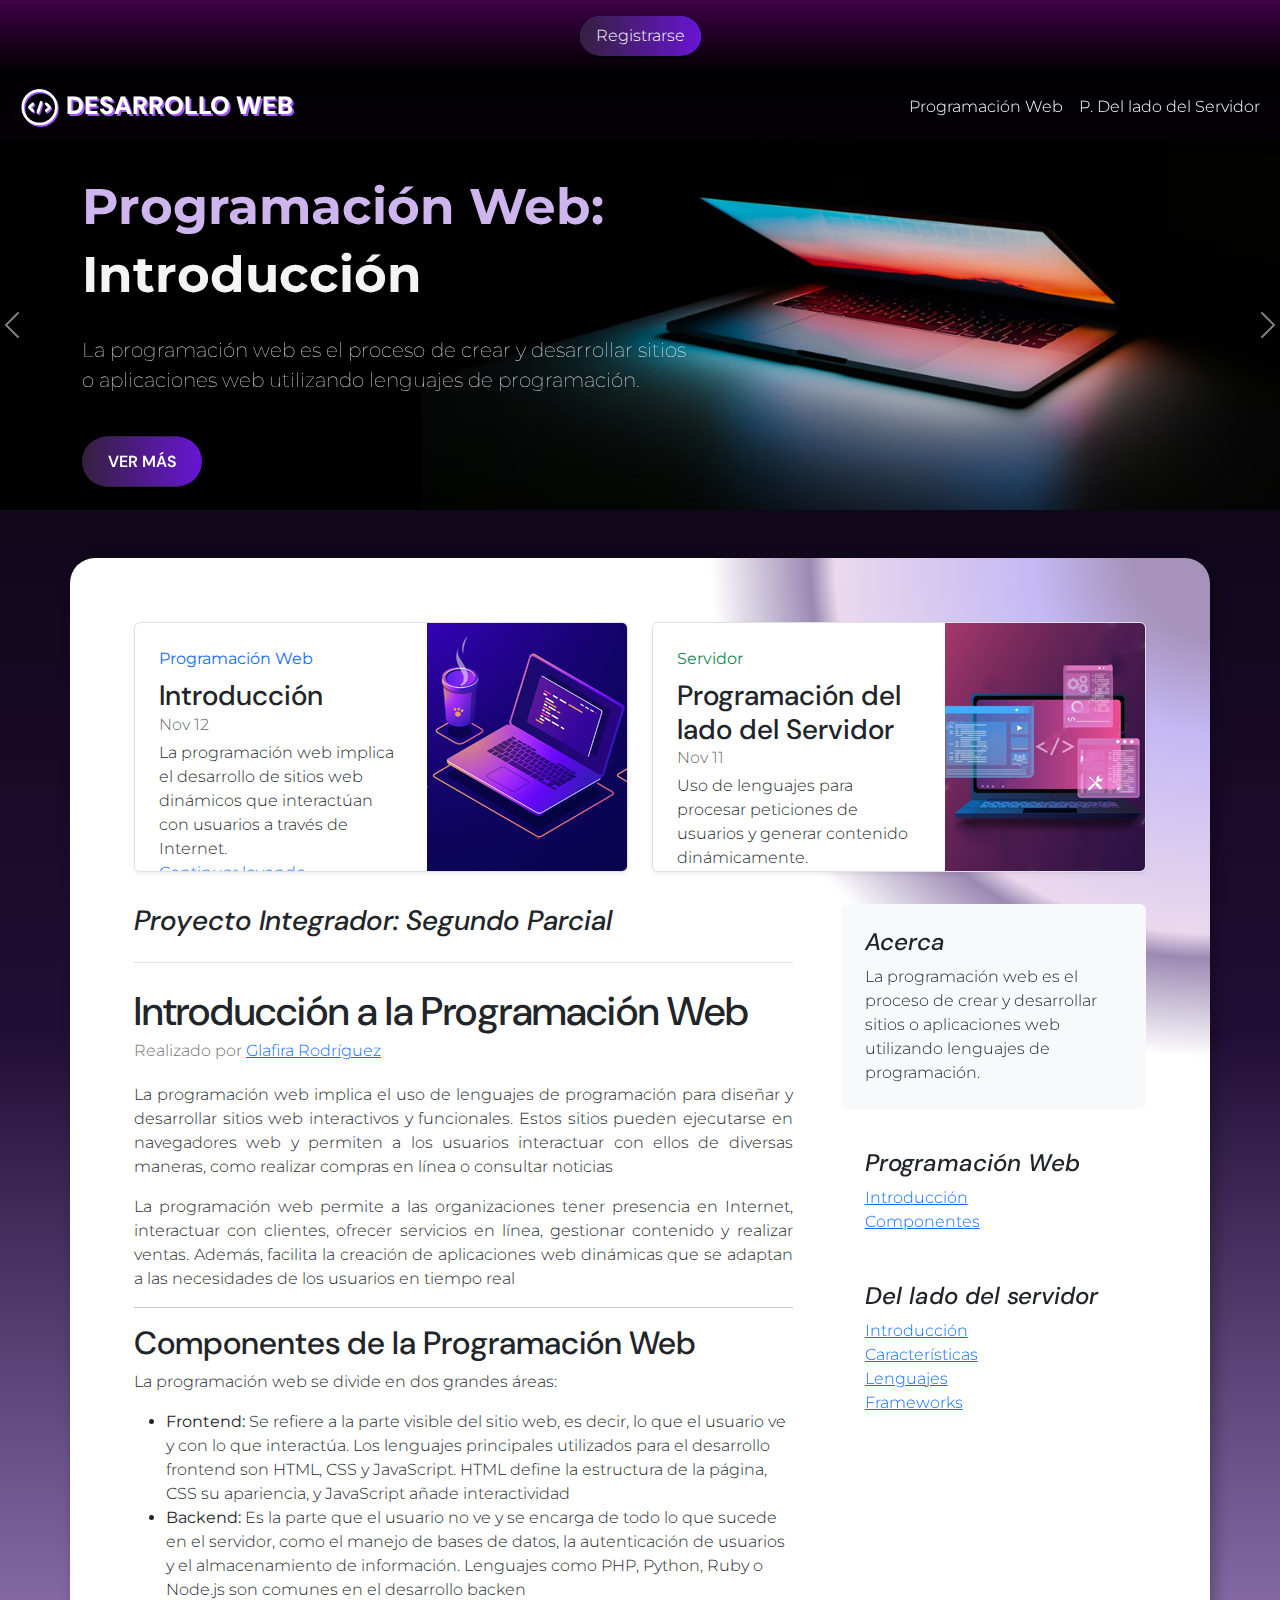
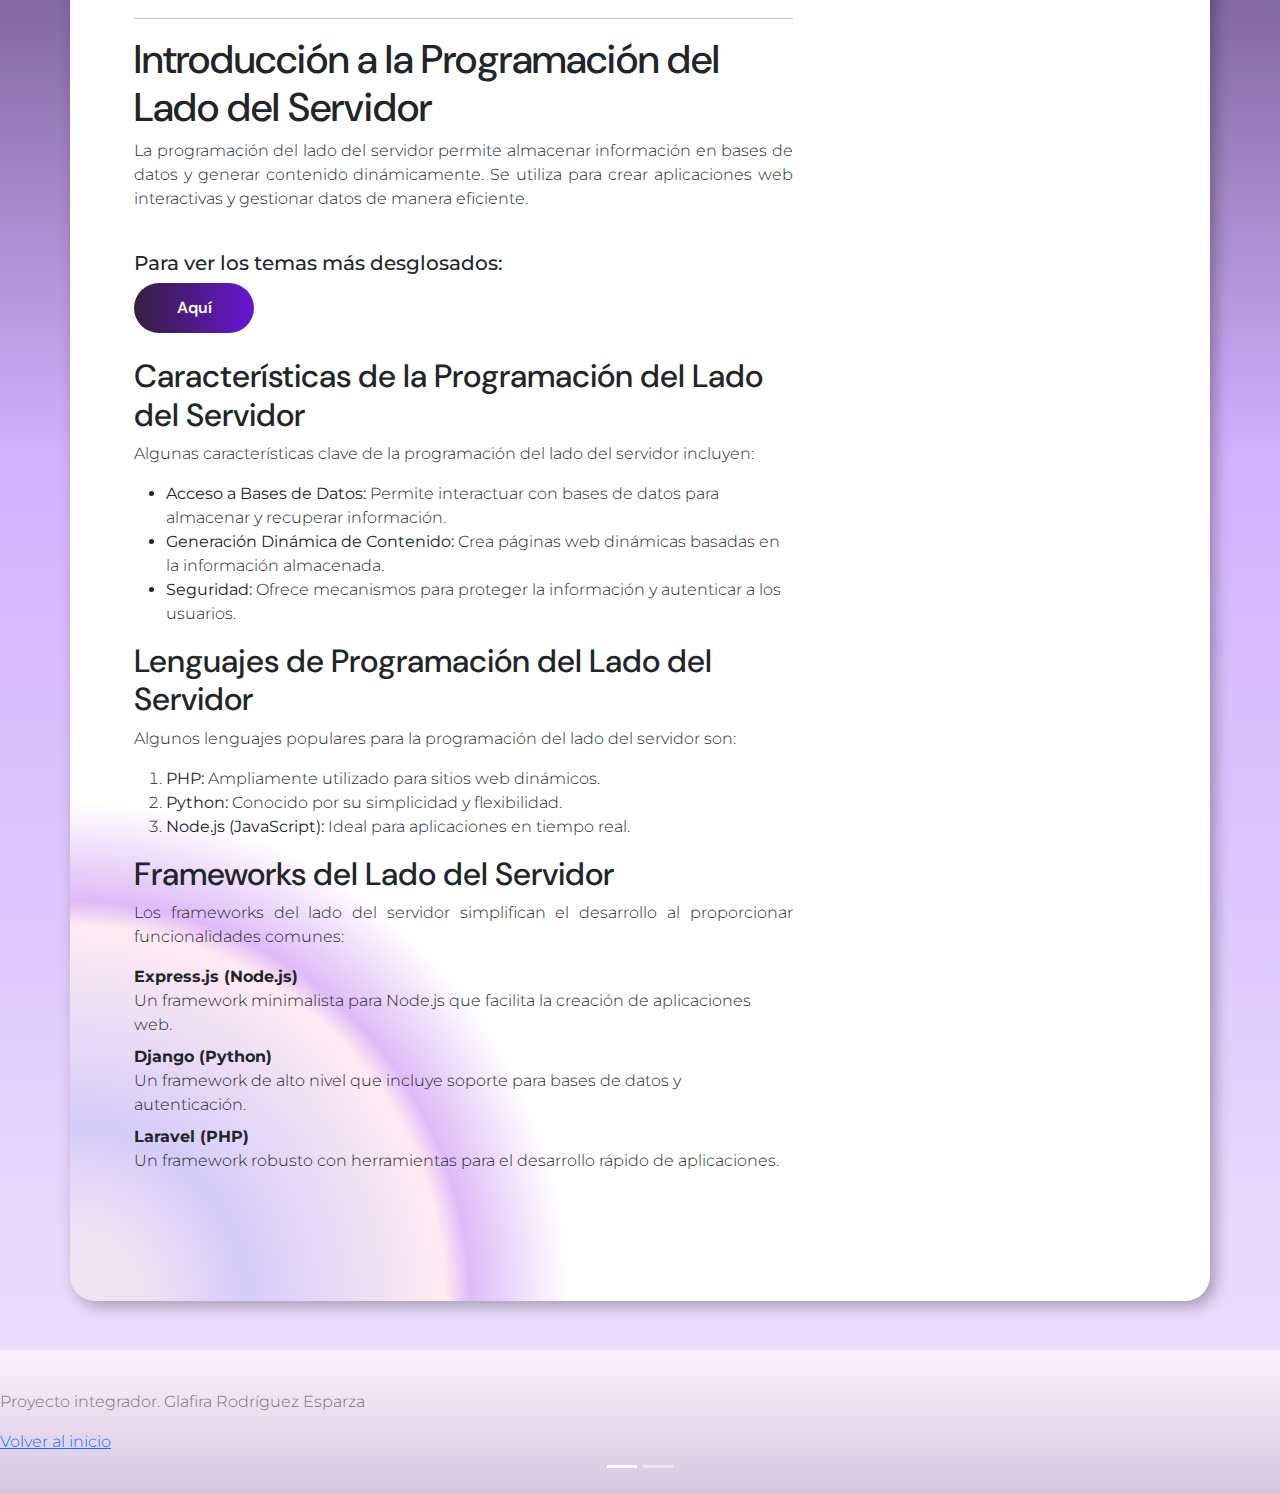
<file: index.html>
<!DOCTYPE html>
<html lang="en">
<head>
    <meta charset="UTF-8">
    <meta name="viewport" content="width=device-width, initial-scale=1.0">
    <title>Proyecto</title>
    <link href="https://cdn.jsdelivr.net/npm/bootstrap@5.3.3/dist/css/bootstrap.min.css" rel="stylesheet">
    <script src="https://cdn.jsdelivr.net/npm/bootstrap@5.3.3/dist/js/bootstrap.bundle.min.js"></script>
    <link rel="preconnect" href="https://fonts.googleapis.com">
<link rel="preconnect" href="https://fonts.gstatic.com" crossorigin>
<link href="https://fonts.googleapis.com/css2?family=DM+Sans:ital,opsz,wght@0,9..40,100..1000;1,9..40,100..1000&family=Montserrat:ital,wght@0,100..900;1,100..900&display=swap" rel="stylesheet">
    <link rel="stylesheet" href="css/index.css">
</head>
<body>
  
  <div class="container-top">
    <header class="d-flex justify-content-center py-3">
      <ul class="nav nav-pills">
        <li class="nav-item"><a href="registrarse.html" class="nav-link active" aria-current="page">Registrarse</a></li>
      </ul>
    </header>
  </div>


  
  <nav class="navbar sticky-top navbar-expand-sm navbar-white">
    <div class="container-fluid">
      <a class="navbar-brand ms-2" href="#">
        <img src="img/icono.png" alt="Logo" width="40" height="40" class="d-inline-block align-center">
        <span class="web-color">DESARROLLO WEB</span>
      </a>
      <button class="navbar-toggler" type="button" data-bs-toggle="collapse" data-bs-target="#mynavbar">
        <span class="navbar-toggler-icon"></span>
      </button>
      <div class="collapse navbar-collapse" id="mynavbar">
        <ul class="navbar-nav ms-auto">
          <li class="nav-item">
            <a class="nav-link" href="#introduccion">Programación Web</a>
          </li>
          <li class="nav-item">
            <a class="nav-link" href="servidor.html">P. Del lado del Servidor</a>
          </li>
            </ul>
          </li>
        </ul>
      </div>
    </div>
  </nav>

  
  <div id="carouselExampleCaptions" class="carousel slide">
    <div class="carousel-indicators">
      <button type="button" data-bs-target="#carouselExampleCaptions" data-bs-slide-to="0" class="active" aria-current="true" aria-label="Slide 1"></button>
      <button type="button" data-bs-target="#carouselExampleCaptions" data-bs-slide-to="1" aria-label="Slide 2"></button>
    </div>
    <div class="carousel-inner">
      <div class="carousel-item active">
        <img src="img/01C.png" class="d-block w-100" alt="...">
        <div class="carousel-caption d-none d-md-block">
          <h5 class="programacion">Programación Web:</h5><h5 class="intro">Introducción</h5>
          <p class="text-justify">La programación web es el proceso de crear y desarrollar sitios o 
            aplicaciones web utilizando lenguajes de programación.  
          </p>
            <div class="contenedor-btn"> 
              <a href="#programacion-web">
                <button class="boton">VER MÁS</button>
              </a>
              
            </div>    
        </div>
      </div>
      <div class="carousel-item">
        <img src="img/02C.png" class="d-block w-100" alt="...">
        <div class="carousel-caption d-none d-md-block">
          <h5>Programación</h5><h5 class="programacion">del Lado del Servidor</h5>
          <p class="text-justify">Es el desarrollo de aplicaciones web que ejecutan lógica en el servidor 
            antes de enviar la respuesta al cliente.
          </p>
          <div class="contenedor-btn"> 
            <a href="servidor.html">
              <button class="boton">VER MÁS</button>
            </a>
        </div>
      </div>
    </div>
    <button class="carousel-control-prev" type="button" data-bs-target="#carouselExampleCaptions" data-bs-slide="prev">
      <span class="carousel-control-prev-icon" aria-hidden="true"></span>
      <span class="visually-hidden">Previous</span>
    </button>
    <button class="carousel-control-next" type="button" data-bs-target="#carouselExampleCaptions" data-bs-slide="next">
      <span class="carousel-control-next-icon" aria-hidden="true"></span>
      <span class="visually-hidden">Next</span>
    </button>
  </div>
  

  <main class="container my-5">
    <div class="row mb-2">
      <div class="col-md-6">
        <div class="container-p row g-0 border rounded overflow-hidden flex-md-row mb-4 shadow-sm h-md-250 position-relative">
          <div class="col p-4 d-flex flex-column position-static">
            <strong class="d-inline-block mb-2 text-primary">Programación Web</strong>
            <h3 class="mb-0">Introducción</h3>
            <div class="mb-1 text-muted">Nov 12</div>
            <p class="card-text mb-auto">La programación web implica el desarrollo de sitios web 
              dinámicos que interactúan con usuarios a través de Internet.</p>
            <a href="#introduccion" class="stretched-link">Continuar leyendo</a>
          </div>
            <div class="col-auto d-none d-lg-block">
              <img src="img/desarrollo.png" alt="Descripción de la imagen" width="200" height="250">
            </div>
        </div>
      </div>
      <div class="col-md-6">
        <div class="container-p row g-0 border rounded overflow-hidden flex-md-row mb-4 shadow-sm h-md-250 position-relative">
          <div class="col p-4 d-flex flex-column position-static">
            <strong class="d-inline-block mb-2 text-success">Servidor</strong>
            <h3 class="mb-0">Programación del lado del Servidor</h3>
            <div class="mb-1 text-muted">Nov 11</div>
            <p class="mb-auto">Uso de lenguajes para procesar peticiones de usuarios 
              y generar contenido dinámicamente. </p>
            <a href="servidor.html" class="stretched-link">Continuar leyendo</a>
          </div>
          <div class="col-auto d-none d-lg-block">
              <img src="img/servidor.png" alt="Descripción de la imagen" width="200" height="250">
          </svg>

          </div>
        </div>
      </div>
    </div>

    <div class="row g-5">
      <div class="col-md-8">
        <section id="programacion-web"></section>
          <h3 class="pb-4 mb-4 fst-italic border-bottom">
            Proyecto Integrador: Segundo Parcial
          </h3> 
          <article class="blog-post">
            <h2 id="introduccion" class="blog-post-title">Introducción a la Programación Web</h2>
            <p class="blog-post-meta">Realizado por <a href="#">Glafira Rodríguez</a></p>

          <p class="text-justify">La programación web implica el uso de lenguajes de programación para diseñar y 
            desarrollar sitios web interactivos y funcionales. Estos sitios pueden ejecutarse en 
            navegadores web y permiten a los usuarios interactuar con ellos de diversas maneras, como 
            realizar compras en línea o consultar noticias</p>
         
          <p class="text-justify">La programación web permite a las organizaciones tener presencia en Internet, 
            interactuar con clientes, ofrecer servicios en línea, gestionar contenido y realizar ventas. 
            Además, facilita la creación de aplicaciones web dinámicas que se adaptan a las necesidades de 
            los usuarios en tiempo real</p>
          <hr> 
          <h2 id="componentes">Componentes de la Programación Web</h2>
          <p class="text-justify">La programación web se divide en dos grandes áreas:</p>
          <ul>
            <li><strong>Frontend:</strong> Se refiere a la parte visible del sitio web, es decir, 
              lo que el usuario ve y con lo que interactúa. Los lenguajes principales 
              utilizados para el desarrollo frontend son HTML, CSS y JavaScript. HTML define 
              la estructura de la página, CSS su apariencia, y JavaScript añade interactividad</li>
            <li><strong>Backend:</strong> Es la parte que el usuario no ve y se encarga de todo lo que sucede en el servidor, 
              como el manejo de bases de datos, la autenticación de usuarios y el almacenamiento de información. 
              Lenguajes como PHP, Python, Ruby o Node.js son comunes en el desarrollo backen</li>
          </ul>  
        </section>
        <hr>
    
        <section id="servidor">
          <h1 id="introduccion-servidor">Introducción a la Programación del Lado del Servidor</h1>

          <p class="text-justify">La programación del lado del servidor permite almacenar información en bases de datos y generar contenido dinámicamente. Se utiliza para crear aplicaciones web interactivas y gestionar datos de manera eficiente.</p>
          <br>
          <h5>Para ver los temas más desglosados:</h5>
          <a href="servidor.html">
            <button class="boton">Aquí</button>
          </a>
          <h2 class="mt-4" id="caracteristicas-s">Características de la Programación del Lado del Servidor</h2>

          <p class="text-justify">Algunas características clave de la programación del lado del servidor incluyen:</p>

          <ul>
              <li><strong>Acceso a Bases de Datos:</strong> Permite interactuar con bases de datos para almacenar y recuperar información.</li>
              <li><strong>Generación Dinámica de Contenido:</strong> Crea páginas web dinámicas basadas en la información almacenada.</li>
              <li><strong>Seguridad:</strong> Ofrece mecanismos para proteger la información y autenticar a los usuarios.</li>
          </ul>

          <h2 id="lenguajes">Lenguajes de Programación del Lado del Servidor</h2>

          <p class="text-justify">Algunos lenguajes populares para la programación del lado del servidor son:</p>

          <ol>
              <li><strong>PHP:</strong> Ampliamente utilizado para sitios web dinámicos.</li>
              <li><strong>Python:</strong> Conocido por su simplicidad y flexibilidad.</li>
              <li><strong>Node.js (JavaScript):</strong> Ideal para aplicaciones en tiempo real.</li>
          </ol>

          <h2 id="frameworks">Frameworks del Lado del Servidor</h2>

          <p class="text-justify">Los frameworks del lado del servidor simplifican el desarrollo al proporcionar funcionalidades comunes:</p>

          <dl>
              <dt>Express.js (Node.js)</dt>
              <dd>Un framework minimalista para Node.js que facilita la creación de aplicaciones web.</dd>
              <dt>Django (Python)</dt>
              <dd>Un framework de alto nivel que incluye soporte para bases de datos y autenticación.</dd>
              <dt>Laravel (PHP)</dt>
              <dd>Un framework robusto con herramientas para el desarrollo rápido de aplicaciones.</dd>
          </dl>

        </section>

      </div>

      <div class="col-md-4">
        <div class="position-sticky" style="top: 7rem;">
          <div class="p-4 mb-3 bg-light rounded">
            <h4 class="fst-italic">Acerca</h4>
            <p class="mb-0">La programación web es el proceso de crear y desarrollar sitios o 
              aplicaciones web utilizando lenguajes de programación.</p>
          </div>

          <div class="p-4">
            <h4 class="fst-italic">Programación Web</h4>
            <ol class="list-unstyled mb-0">
              <li><a href="#introduccion">Introducción</a></li>
              <li><a href="#componentes">Componentes</a></li>
            </ol>
          </div>

          <div class="p-4">
            <h4 class="fst-italic">Del lado del servidor</h4>
            <ol class="list-unstyled">
              <li><a href="#introduccion-s">Introducción</a></li>
              <li><a href="#caracteristicas-s">Características</a></li>
              <li><a href="#lenguajes">Lenguajes</a></li>
              <li><a href="#frameworks">Frameworks</a></li>
            </ol>
          </div>
        </div>
      </div>
    </div>

  </main>

  <footer class="blog-footer">
    <p class="text-justify">Proyecto integrador. Glafira Rodríguez Esparza</p>
    <p class="text-justify">
      <a href="index.html">Volver al inicio</a>
    </p>
  </footer>

</body>
</html>
</file>
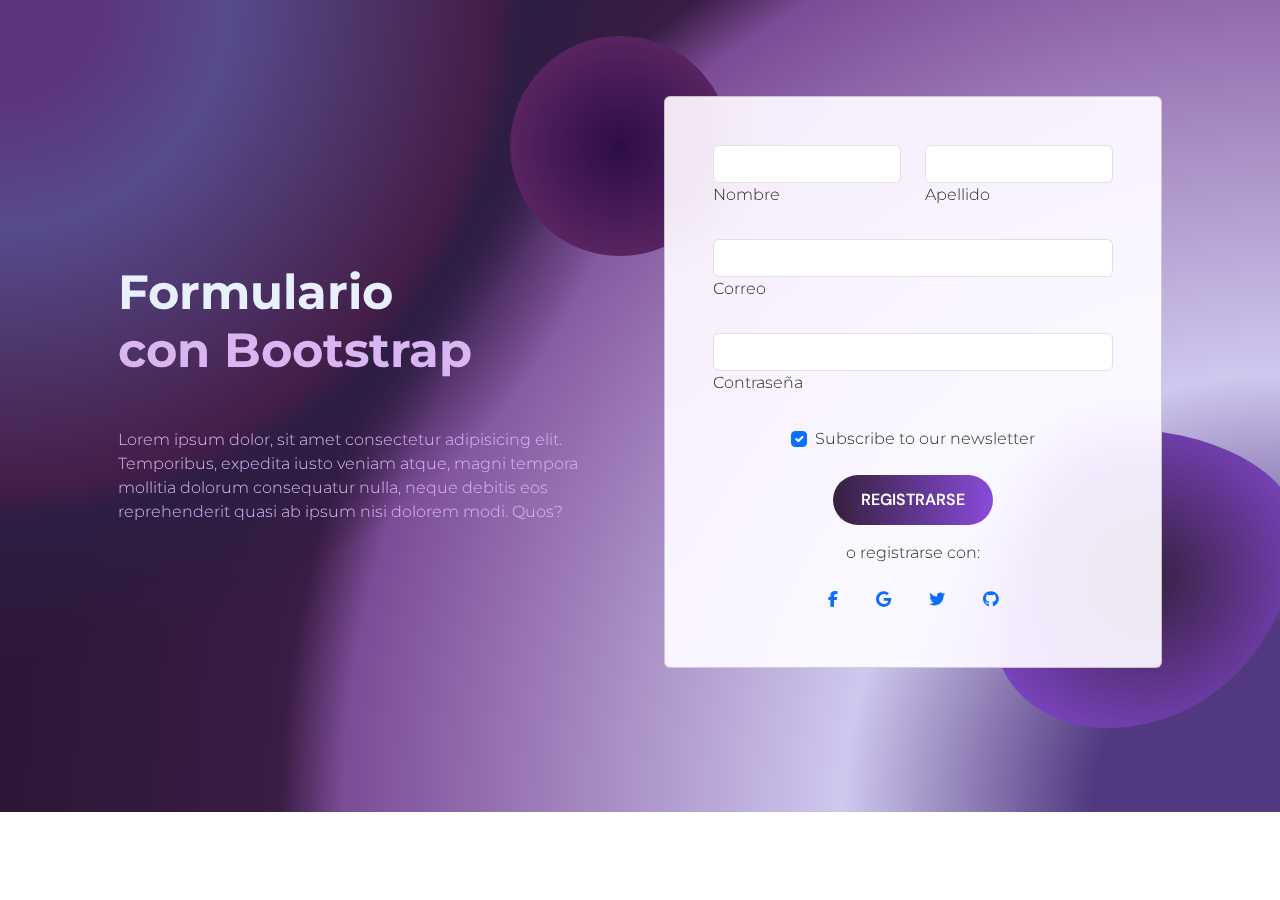
<file: registrarse.html>
<!DOCTYPE html>
<html lang="en">
<head>
    <meta charset="UTF-8">
    <meta name="viewport" content="width=device-width, initial-scale=1.0">
    <title>Proyecto</title>
    <link href="https://cdn.jsdelivr.net/npm/bootstrap@5.3.3/dist/css/bootstrap.min.css" rel="stylesheet">
    <script src="https://cdn.jsdelivr.net/npm/bootstrap@5.3.3/dist/js/bootstrap.bundle.min.js"></script>
    <link rel="preconnect" href="https://fonts.googleapis.com">
    <link rel="preconnect" href="https://fonts.gstatic.com" crossorigin>
    <link href="https://fonts.googleapis.com/css2?family=DM+Sans:ital,opsz,wght@0,9..40,100..1000;1,9..40,100..1000&family=Montserrat:ital,wght@0,100..900;1,100..900&display=swap" rel="stylesheet">
    <link rel="stylesheet" href="css/registrarse.css">
    <link rel="stylesheet" href="https://cdnjs.cloudflare.com/ajax/libs/font-awesome/6.2.1/css/all.min.css">
</head>
<body>
    <!-- Section: Design Block -->
<section class="background-radial-gradient overflow-hidden">
  
    <div class="container px-4 py-5 px-md-5 text-center text-lg-start my-5">
      <div class="row gx-lg-5 align-items-center mb-5">
        <div class="col-lg-6 mb-5 mb-lg-0" style="z-index: 10">
          <h1 class="my-5 display-5 fw-bold ls-tight" style="color: hsl(218, 81%, 95%)">
            Formulario<br />
            <span style="color: hsl(275, 68%, 83%)">con Bootstrap</span>
          </h1>
          <p class="mb-4 opacity-70" style="color: hsl(267, 82%, 85%)">
            Lorem ipsum dolor, sit amet consectetur adipisicing elit.
            Temporibus, expedita iusto veniam atque, magni tempora mollitia
            dolorum consequatur nulla, neque debitis eos reprehenderit quasi
            ab ipsum nisi dolorem modi. Quos?
          </p>
        </div>
  
        <div class="col-lg-6 mb-5 mb-lg-0 position-relative">
          <div id="radius-shape-1" class="position-absolute rounded-circle shadow-5-strong"></div>
          <div id="radius-shape-2" class="position-absolute shadow-5-strong"></div>
  
          <div class="card bg-glass">
            <div class="card-body px-4 py-5 px-md-5">
              <form id="registroForm">
                <!-- 2 column grid layout with text inputs for the first and last names -->
                <div class="row">
                  <div class="col-md-6 mb-4">
                    <div class="form-outline">
                      <input type="text" id="form3Example1" class="form-control" />
                      <label class="form-label" for="form3Example1">Nombre</label>
                    </div>
                  </div>
                  <div class="col-md-6 mb-4">
                    <div class="form-outline">
                      <input type="text" id="form3Example2" class="form-control" />
                      <label class="form-label" for="form3Example2">Apellido</label>
                    </div>
                  </div>
                </div>
  
                <!-- Email input -->
                <div class="form-outline mb-4">
                  <input type="email" id="form3Example3" class="form-control" />
                  <label class="form-label" for="form3Example3">Correo</label>
                </div>
  
                <!-- Password input -->
                <div class="form-outline mb-4">
                  <input type="password" id="form3Example4" class="form-control" />
                  <label class="form-label" for="form3Example4">Contraseña</label>
                </div>
  
                <!-- Checkbox -->
                <div class="form-check d-flex justify-content-center mb-4">
                  <input class="form-check-input me-2" type="checkbox" value="" id="form2Example33" checked />
                  <label class="form-check-label" for="form2Example33">
                    Subscribe to our newsletter
                  </label>
                </div>
  
                <!-- Submit button -->
                <div class="contenedor-btn">
                  <button type="button" class="boton" data-bs-toggle="modal" data-bs-target="#exampleModal">
                      REGISTRARSE
                  </button>
                </div>
  
                <!-- Register buttons -->
                <div class="text-center">
                  <p>o registrarse con:</p>
                  <button type="button" class="btn btn-link btn-floating mx-1">
                    <i class="fab fa-facebook-f"></i>
                  </button>
  
                  <button type="button" class="btn btn-link btn-floating mx-1">
                    <i class="fab fa-google"></i>
                  </button>
  
                  <button type="button" class="btn btn-link btn-floating mx-1">
                    <i class="fab fa-twitter"></i>
                  </button>
  
                  <button type="button" class="btn btn-link btn-floating mx-1">
                    <i class="fab fa-github"></i>
                  </button>
                </div>
              </form>
            </div>
          </div>
        </div>
      </div>
    </div>
    <!-- Modal -->
    <div class="modal fade" id="exampleModal" tabindex="-1" aria-labelledby="exampleModalLabel" aria-hidden="true">
      <div class="modal-dialog" role="document">
          <div class="modal-content">
              <div class="modal-header">
                  <h5 class="modal-title" id="exampleModalLabel">Registro</h5>
                  <button type="button" class="btn-close" data-bs-dismiss="modal" aria-label="Close"></button>
              </div>
              <div class="modal-body">
                  ¿Los datos son correctos?
              </div>
              <div class="modal-footer">
                  <button type="button" class="btn btn-secondary" data-bs-dismiss="modal">Volver</button>
                  <a href="index.html">
                    <button type="button" class="btn btn-primary">Guardar</button>
                  </a> 
              </div>
          </div>
      </div>
    </div>
  </section>
  <!-- Section: Design Block -->

  <script>
  document.addEventListener('DOMContentLoaded', function() {
    // Prevenir el envío del formulario cuando se hace clic en los botones dentro del formulario
    document.querySelectorAll('#registroForm button').forEach(function(button) {
      button.addEventListener('click', function(event) {
        if (this.type !== 'submit') {
          event.preventDefault();
        }
      });
    });
  });
  </script>
</body>
</html>
</file>
<file: css/index.css>
@import url('https://fonts.googleapis.com/css2?family=Belanosima:wght@400;600;700&family=DM+Sans:ital,opsz,wght@0,9..40,100..1000;1,9..40,100..1000&family=Montserrat:ital,wght@0,100..900;1,100..900&display=swap');

@import url('https://fonts.googleapis.com/css2?family=Belanosima:wght@400;600;700&family=DM+Sans:ital,opsz,wght@0,9..40,100..1000;1,9..40,100..1000&family=Lexend:wght@100..900&family=Montserrat:ital,wght@0,100..900;1,100..900&display=swap');

body {
    font-family: "Montserrat", sans-serif;
    font-optical-sizing: auto;
    font-weight: 300;
    font-style: normal;
    background-image: linear-gradient(to bottom, #000000, #210e35, #d3b2fe,  #eee4fb);
    background-color: grad;
    
}

.text-justify {
    text-align: justify !important;
    text-justify: inter-word !important;
  }

.container-top {
  background-image: linear-gradient(to top, #000000, #3f0147);
  background-color: grad;
}

.container-top .nav-link{
    color: #6815d4 !important;
}

.container-top .nav-link.active {
    color: white !important;
    background-image: linear-gradient(to right, #35203e, #6815d4);
    background-color: grad; 
    border-bottom: 2px solid black; 
    border-radius: 25px;
  }

  .web-color {
    text-shadow: 1.5px 1.5px 0 #9e54fe;
    font-weight: 900;
}

.blog-header-logo{
  box-shadow: 0px 4px 0px #9e54fe;

}

.blog-header-logo:hover {
    transform: scale(1.1);
}


.navbar {
  box-shadow: 0px 4px 6px rgba(0, 0, 0, 0.6);
  background-color: rgba(0, 0, 0, 0.2);
  backdrop-filter: blur(5px);
  -webkit-backdrop-filter: blur(10px);
    
}
.navbar-brand
{
    font-family: "DM Sans", sans-serif;
    font-weight: 1000;
    font-size: 25px;
    color: white !important;
    transition: transform 0.3s ease-in-out;
}

.nav-link {
    color: white !important;
    transition: transform 0.3s ease-in-out;
}
.nav-link:hover {
    transform: scale(1.1);
    font-weight: 500;
}

.navbar .navbar-brand:hover{
    transform: scale(1.2);
}

.carousel-caption {
    position: absolute;
    top: 33%;
    left: 30%;
    transform: translate(-50%, -60%);
    text-align: left;
    padding: 50px; 
    color: white; 
}
.carousel-caption h5 {
    font-size: 50px; 
    font-weight: 700;
  }
.programacion {
    color:#ceb5ee;
}
.intro{
    color:#f4f4f4;
}
.carousel-caption p {
    margin-top: 5%;
    font-size: 20px; 
    font-weight: 100;
  }

.contenedor-btn{
    margin-top: 7%;
}

.boton {
    font-family: "DM Sans";
    font-weight: 600;
    margin:auto;
    color: white !important;
    background-image: linear-gradient(to right, #35203e, #6815d4);
    background-color: grad; 
    border-radius: 25px;
    padding: 10px;
    height: 50px;
    width: 120px;
    border: none;
}     

.carousel-control-prev, .carousel-control-next {
    width: 5%;
  }
  
  .carousel-control-prev {
    left: -20px;
  }
  
  .carousel-control-next {
    right: -20px;
  }

  .blog-header {
    line-height: 1;
    border-bottom: 1px solid #e5e5e5;
  }
  

  
  h1, h2, h3, h4, h6 {
    font-family: "DM Sans";
  }
  
  .display-4 {
    font-size: 2.5rem;
  }
  @media (min-width: 768px) {
    .display-4 {
      font-size: 3rem;
    }
  }

  .container-p {
    background-color: white;
  }

  .container {
    padding: 5%;
    border-radius: 25px;
    background-color: hsl(0, 0%, 100%);
    background-image: radial-gradient(500px circle at 100% 0%,
        hsl(270, 22%, 65%) 15%,
        hsl(251, 73%, 84%) 35%,
        hsl(291, 37%, 89%) 75%,
        hsl(266, 22%, 62%) 80%,
        transparent 100%),
        radial-gradient(500px circle at 0% 100%,
          hsl(290, 45%, 92%) 15%,
          hsl(251, 82%, 89%) 35%,
          hsl(339, 100%, 96%) 75%,
          hsl(276, 79%, 85%) 80%,
          transparent 100%);
    box-shadow: 5px 5px 15px rgba(0, 0, 0, 0.3);

  }
  
  .nav-scroller {
    position: relative;
    z-index: 2;
    height: 2.75rem;
    overflow-y: hidden;
  }
  
  .nav-scroller .nav {
    display: flex;
    flex-wrap: nowrap;
    padding-bottom: 1rem;
    margin-top: -1px;
    overflow-x: auto;
    text-align: center;
    white-space: nowrap;
    -webkit-overflow-scrolling: touch;
  }
  
  .nav-scroller .nav-link {
    padding-top: .75rem;
    padding-bottom: .75rem;
    font-size: .875rem;
  }
  
  .card-img-right {
    height: 100%;
    border-radius: 0 3px 3px 0;
  }
  
  .flex-auto {
    flex: 0 0 auto;
  }
  
  .h-250 { height: 250px; }
  @media (min-width: 768px) {
    .h-md-250 { height: 250px; }
  }
  
  /* Pagination */
  .blog-pagination {
    margin-bottom: 4rem;
  }
  .blog-pagination > .btn {
    border-radius: 2rem;
  }
  
  /*
   * Blog posts
   */
  .blog-post {
    margin-bottom: 4rem;
  }
  .blog-post-title {
    margin-bottom: .25rem;
    font-size: 2.5rem;
  }
  .blog-post-meta {
    margin-bottom: 1.25rem;
    color: #727272;
  }
  
  /*
   * Footer
   */
  .blog-footer {
    background: linear-gradient(to bottom, #fdf1ff, #d5c6df);
    padding: 2.5rem 0;
    color: #727272;
    text-align: center;
    background-color: #f9f9f9;
    border-top: .05rem solid #e5e5e5;
  }
  .blog-footer p:last-child {
    margin-bottom: 0;
  }
</file>
<file: css/registrarse.css>
@import url('https://fonts.googleapis.com/css2?family=Belanosima:wght@400;600;700&family=DM+Sans:ital,opsz,wght@0,9..40,100..1000;1,9..40,100..1000&family=Lexend:wght@100..900&family=Montserrat:ital,wght@0,100..900;1,100..900&display=swap');

body {
    font-family: "Montserrat", sans-serif;
    font-optical-sizing: auto;
    font-weight: 300;
    font-style: normal;
}


.background-radial-gradient {
    background-color: hsl(283, 40%, 15%);
    background-image: radial-gradient(650px circle at 0% 0%,
        hsl(271, 41%, 35%) 15%,
        hsl(251, 30%, 42%) 35%,
        hsl(293, 41%, 20%) 75%,
        hsl(265, 40%, 19%) 80%,
        transparent 100%),
      radial-gradient(1250px circle at 100% 100%,
        hsl(261, 39%, 36%) 15%,
        hsl(251, 54%, 86%) 35%,
        hsl(279, 33%, 44%) 75%,
        hsl(282, 40%, 19%) 80%,
        transparent 100%);
  }

  #radius-shape-1 {
    height: 220px;
    width: 220px;
    top: -60px;
    left: -130px;
    background: radial-gradient(#2c0d48, #6b2d6c);
    overflow: hidden;
  }

  #radius-shape-2 {
    border-radius: 38% 62% 63% 37% / 70% 33% 67% 30%;
    bottom: -60px;
    right: -110px;
    width: 300px;
    height: 300px;
    background: radial-gradient(#35203e, #894bda);
    overflow: hidden;
  }

  .bg-glass {
    background-color: hsla(0, 0%, 100%, 0.9) !important;
    backdrop-filter: saturate(200%) blur(25px);
  }

  .boton {
    font-family: "DM Sans";
    font-weight: 600;
    margin:auto;
    color: white !important;
    background-image: linear-gradient(to right, #35203e, #894bda);
    background-color: grad; 
    border-radius: 25px;
    padding: 10px;
    height: 50px;
    width: 160px;
    border: none;
} 

.contenedor-btn {
    text-align: center;
    margin-bottom: 16px;
}
</file>
